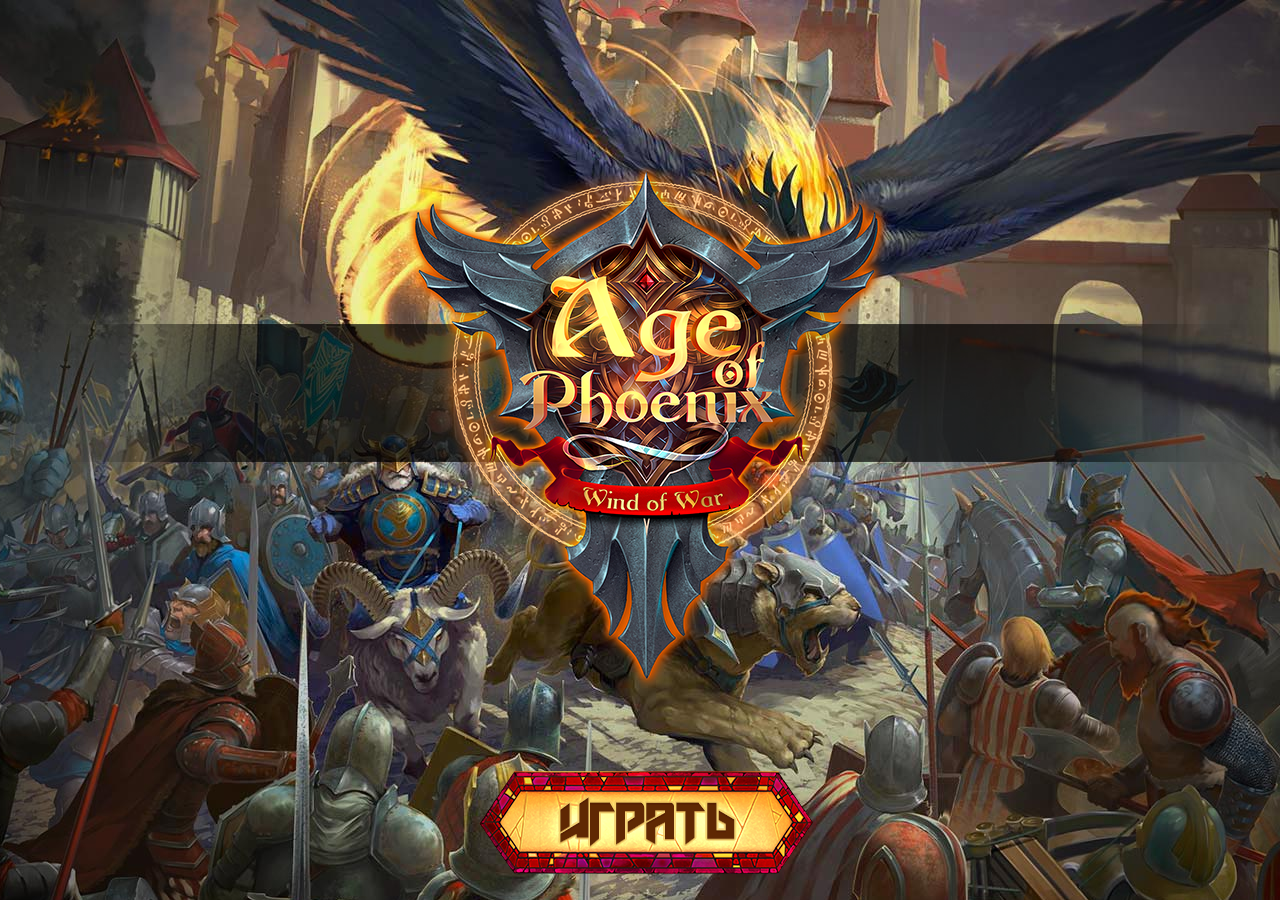
<file: static/ageofphoenix.html>
<!DOCTYPE html>
<html lang="ru-RU">
	<head>
		<title>Age Of Phoenix</title>
		<meta description="">
		<meta charset="UTF-8">
		<meta name="viewport" content="width=device-width, initial-scale=1">
		<link rel="profile" href="https://gmpg.org/xfn/11">

		<title>Age Of Phoenix</title>

		<style type="text/css" id="custom-background-css">
			body {
				background: url("data/background.jpg") top center no-repeat #111111 !important;
				background-size: cover;
			}
			#button{
				background: url("data/btn_normal.png") no-repeat scroll center bottom transparent;
				width: 440px;
				height: 153px;
				margin-left: auto;
				margin-right: auto;
				margin-top: 100px;
				z-index:6;
				cursor: pointer;
			}
			#button:active {
				background: url("data/btn_onOver.png") no-repeat bottom;
			}
			#logo{
				background: url("data/logo.png") no-repeat scroll center bottom transparent;
				width: 490px;
				height: 530px;
				margin-left: auto;
				margin-right: auto;
				z-index:6;
			}
			#centerframe{
				background: url("data/stripe.png") no-repeat scroll center bottom transparent;
				background-size: 100% auto;
				center: 0; 
				margin: 0px auto; 
				margin-top: 12%;
				z-index: 4; 
				width: 100%; 
				height: 300px; 
				position: absolute; 
				align: center;
			}
			#bottomframe{
				background-size: 100% auto;
				bottom: 0; 
				margin: 0px auto; 
				z-index: 4; 
				width: 100%; 
				height: 254px; 
				position: absolute;  
			}
	</style>
	</head>
	<body bgcolor="#000000">
	
	<div id="centerframe"><div id="logo"></div></div>

	<div id="bottomframe">
		<div id="download">
			<a href=https://static.dl.mail.ru/AgeOfPhoenixLoader.exe>
				<div id="button"></div>
			</a>
		</div>
	</div>
	</body>
</html>
</file>
